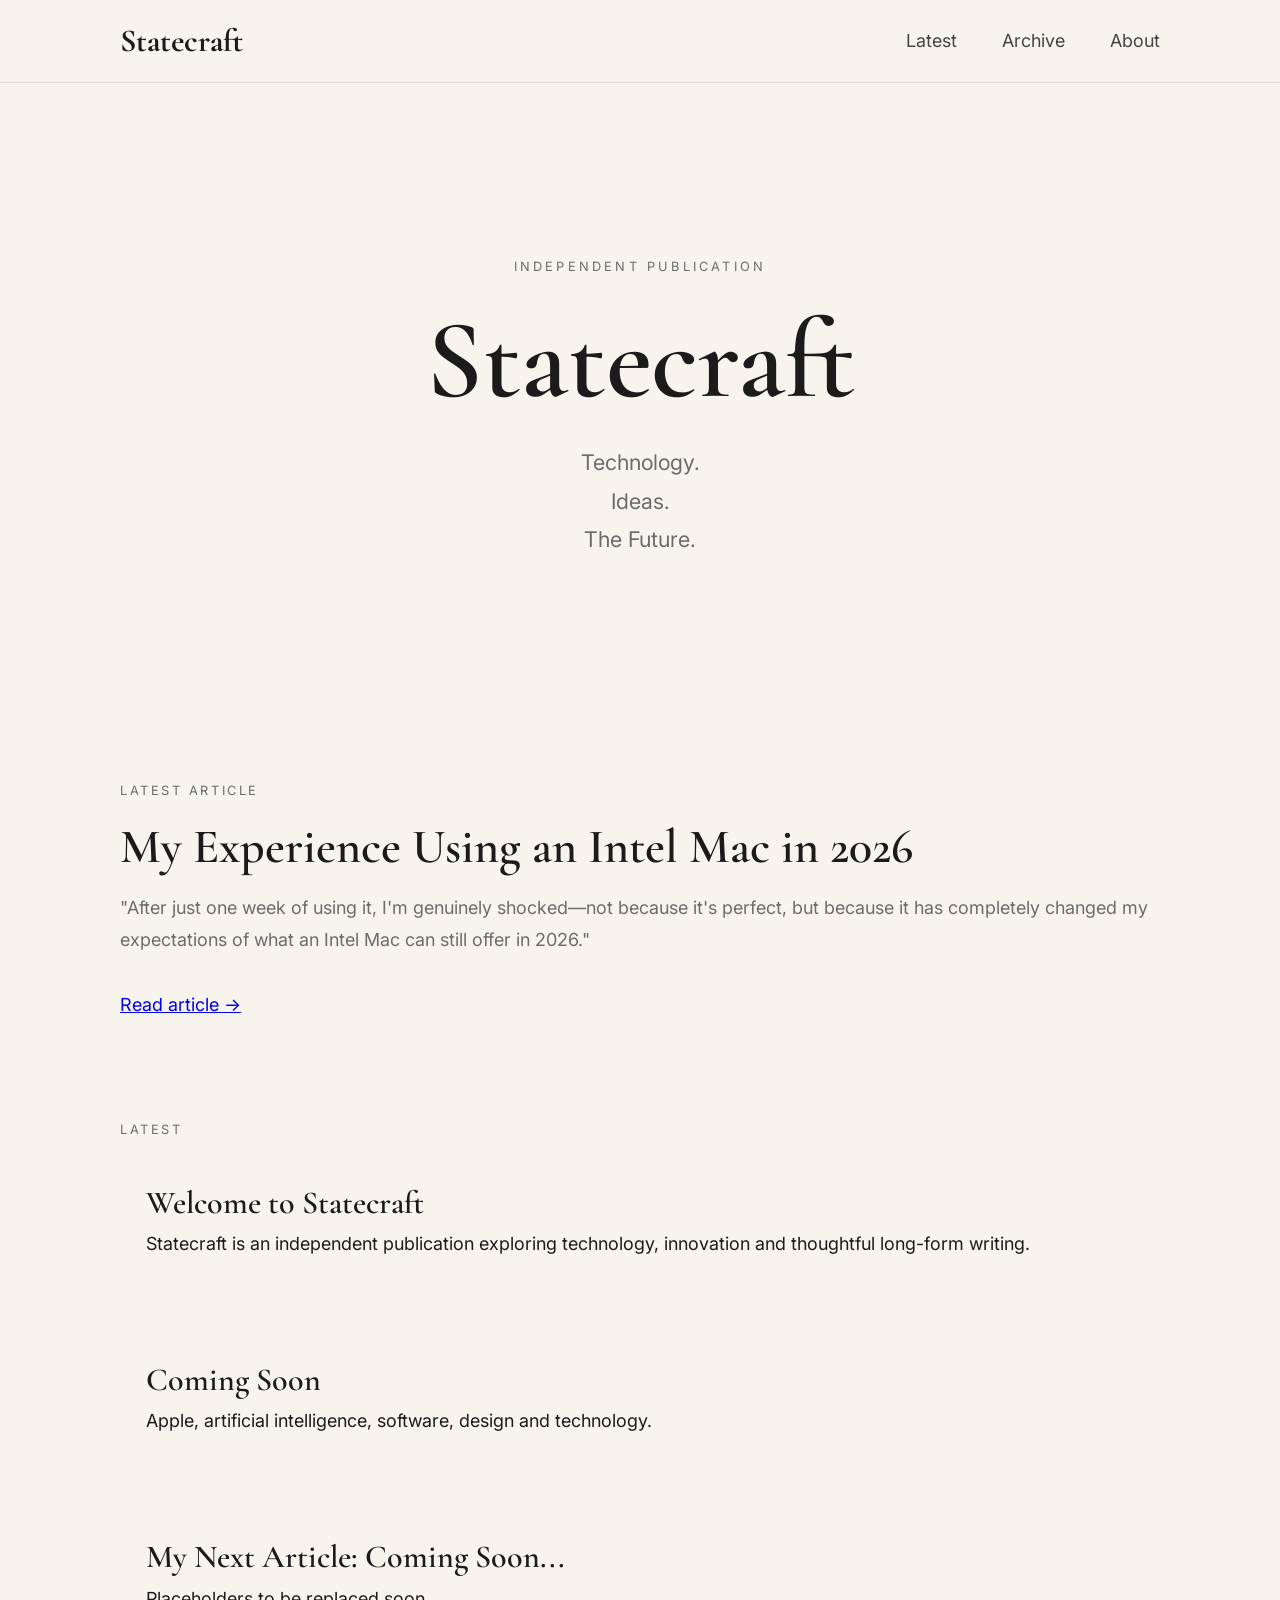
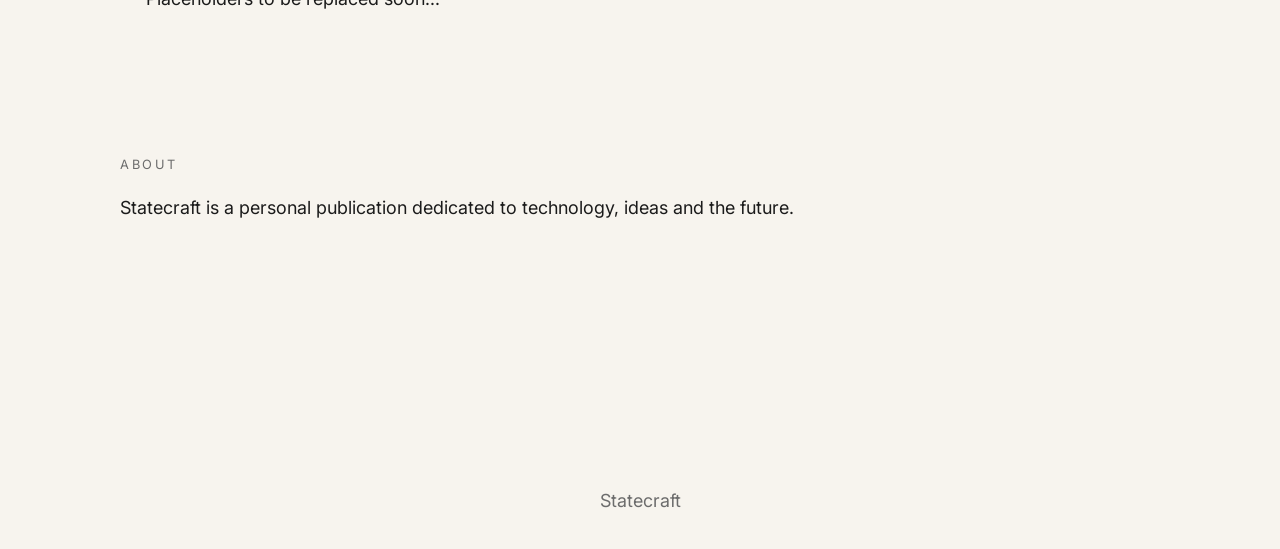
<file: index.html>
<!DOCTYPE html>
<html lang="en">
<head>
    <meta charset="UTF-8">
    <meta name="viewport" content="width=device-width, initial-scale=1.0">

    <title>Statecraft</title>

    <link rel="preconnect" href="https://fonts.googleapis.com">
    <link rel="preconnect" href="https://fonts.gstatic.com" crossorigin>

    <link href="https://fonts.googleapis.com/css2?family=Cormorant+Garamond:wght@500;600;700&family=Inter:wght@300;400;500;600&display=swap" rel="stylesheet">

    <link rel="stylesheet" href="style.css">

</head>

<body>

<header>

<div class="container nav">

<a href="#" class="brand">
Statecraft
</a>

<nav>

<a href="#latest">Latest</a>
<a href="#archive">Archive</a>
<a href="#about">About</a>

</nav>

</div>

</header>

<section class="hero">

<div class="container">

<p class="eyebrow">
Independent Publication
</p>

<h1>
Statecraft
</h1>

<p class="tagline">

Technology.<br>
Ideas.<br>
The Future.

</p>

</div>

</section>

<main class="container">

<section class="featured">

<p class="section-title">
Latest Article
</p>

<h2>
<a href="intelmac2026.html" style="text-decoration:none;color:inherit;">
My Experience Using an Intel Mac in 2026
</a>
</h2>

<p class="meta">
"After just one week of using it, I'm genuinely shocked—not because it's perfect,
but because it has completely changed my expectations of what an Intel Mac can still offer in 2026."
</p>

<p style="margin-top:30px;">
<a href="intelmac2026.html">Read article →</a>
</p>

<section id="latest">

<p class="section-title">

Latest

</p>

<article class="card">

<h3>

Welcome to Statecraft

</h3>

<p>

Statecraft is an independent publication exploring technology, innovation and thoughtful long-form writing.

</p>

</article>

<article class="card">

<h3>

Coming Soon

</h3>

<p>

Apple, artificial intelligence, software, design and technology.

</p>

</article>

<article class="card">

<h3>

My Next Article: Coming Soon...

</h3>

<p>

Placeholders to be replaced soon...

</p>

</article>

</section>

<section id="about">

<p class="section-title">

About

</p>

<p>

Statecraft is a personal publication dedicated to technology, ideas and the future.

</p>

</section>

</main>

<footer>

<div class="container">

Statecraft

</div>

</footer>

</body>
</html>
</file>
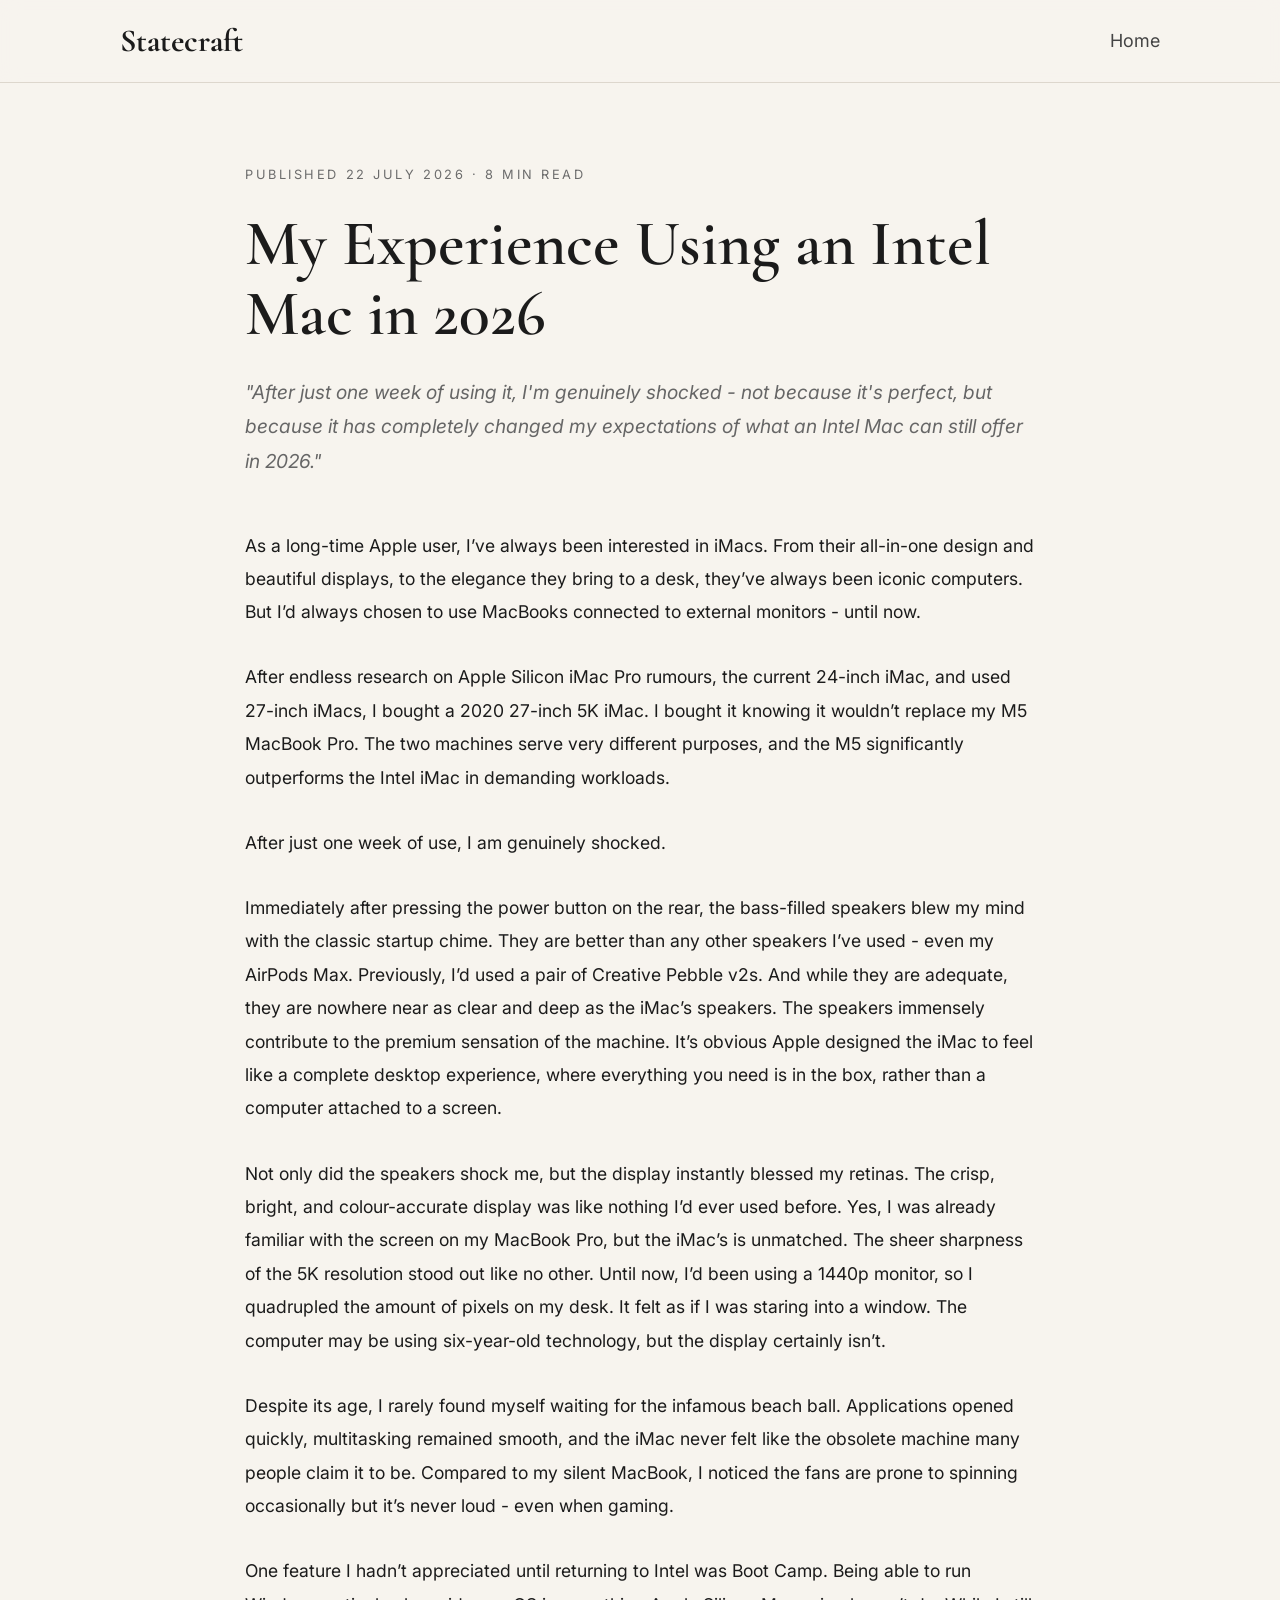
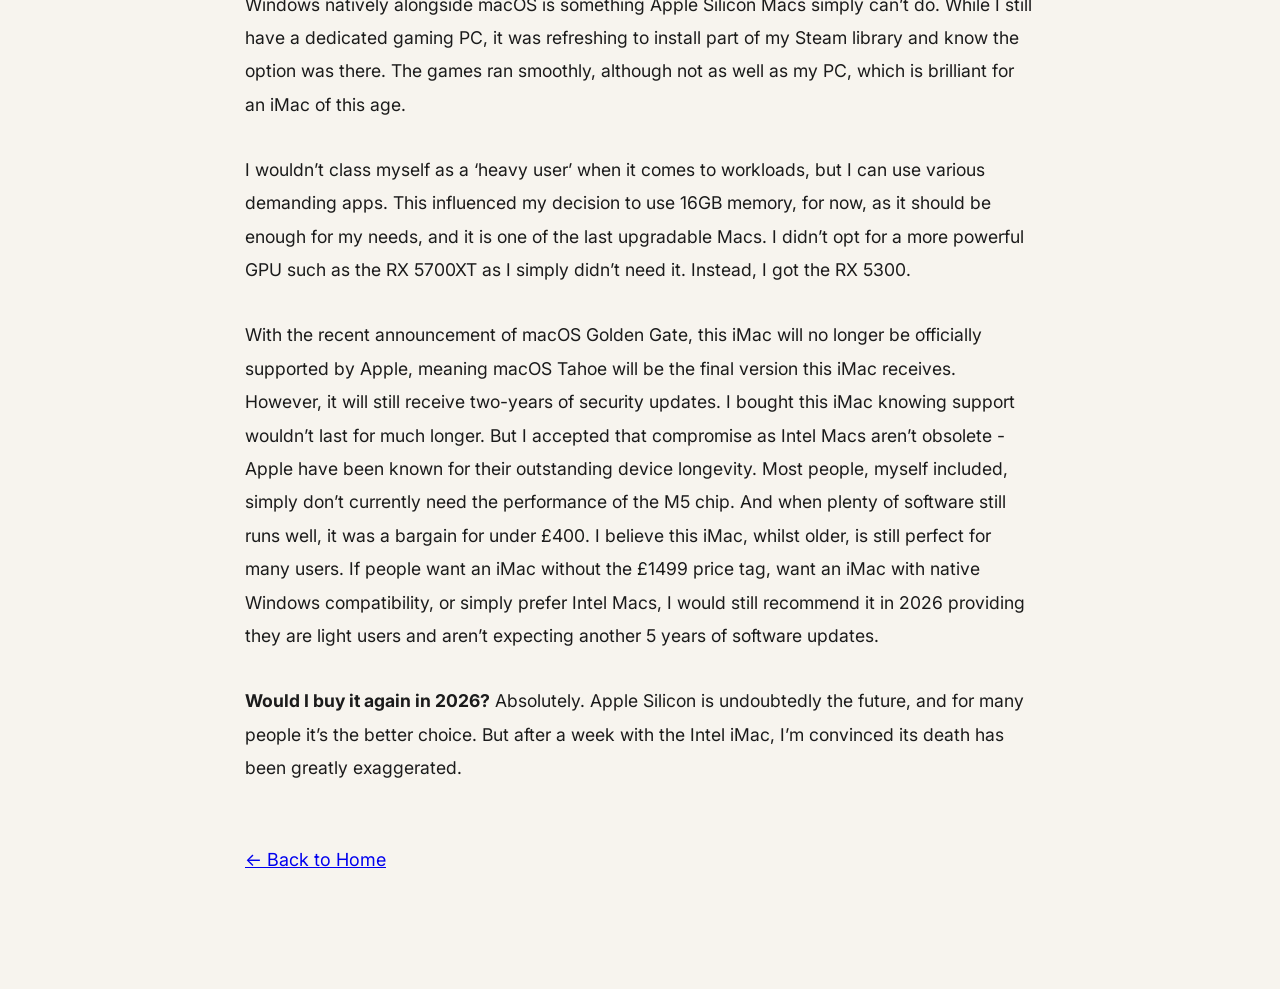
<file: intelmac2026.html>
<!DOCTYPE html>

<html lang="en">

<head>

<meta charset="UTF-8">

<meta name="viewport" content="width=device-width, initial-scale=1.0">

<title>My Experience Using an Intel Mac in 2026 | Statecraft</title>

<link rel="preconnect" href="https://fonts.googleapis.com">

<link rel="preconnect" href="https://fonts.gstatic.com" crossorigin>

<link href="https://fonts.googleapis.com/css2?family=Cormorant+Garamond:wght@500;600;700&family=Inter:wght@300;400;500;600&display=swap" rel="stylesheet">

<link rel="stylesheet" href="style.css">

</head>

<body>

<header>

<div class="container nav">

<a href="index.html" class="brand">

Statecraft

</a>

<nav>

<a href="index.html">Home</a>

</nav>

</div>

</header>

<main class="container article">

<p class="section-title">

Published 22 July 2026 · 8 min read

</p>

<h1 style="font-family:'Cormorant Garamond',serif;font-size:4rem;line-height:1.1;margin-bottom:25px;">

My Experience Using an Intel Mac in 2026

</h1>

<p style="font-style:italic;font-size:1.2rem;color:#666;margin-bottom:50px;">

"After just one week of using it, I'm genuinely shocked - not because it's perfect, but because it has completely changed my expectations of what an Intel Mac can still offer in 2026."

</p>

<div style="font-size:1.1rem;line-height:1.9;">

<p>As a long-time Apple user, I’ve always been interested in iMacs. From their all-in-one design and beautiful displays, to the elegance they bring to a desk, they’ve always been iconic computers. But I’d always chosen to use MacBooks connected to external monitors - until now.</p>

<p>After endless research on Apple Silicon iMac Pro rumours, the current 24-inch iMac, and used 27-inch iMacs, I bought a 2020 27-inch 5K iMac. I bought it knowing it wouldn’t replace my M5 MacBook Pro. The two machines serve very different purposes, and the M5 significantly outperforms the Intel iMac in demanding workloads.</p>

<p>After just one week of use, I am genuinely shocked.</p>

<p>Immediately after pressing the power button on the rear, the bass-filled speakers blew my mind with the classic startup chime. They are better than any other speakers I’ve used - even my AirPods Max. Previously, I’d used a pair of Creative Pebble v2s. And while they are adequate, they are nowhere near as clear and deep as the iMac’s speakers. The speakers immensely contribute to the premium sensation of the machine. It’s obvious Apple designed the iMac to feel like a complete desktop experience, where everything you need is in the box, rather than a computer attached to a screen.</p>

<p>Not only did the speakers shock me, but the display instantly blessed my retinas. The crisp, bright, and colour-accurate display was like nothing I’d ever used before. Yes, I was already familiar with the screen on my MacBook Pro, but the iMac’s is unmatched. The sheer sharpness of the 5K resolution stood out like no other. Until now, I’d been using a 1440p monitor, so I quadrupled the amount of pixels on my desk. It felt as if I was staring into a window. The computer may be using six-year-old technology, but the display certainly isn’t.</p>

<p>Despite its age, I rarely found myself waiting for the infamous beach ball. Applications opened quickly, multitasking remained smooth, and the iMac never felt like the obsolete machine many people claim it to be. Compared to my silent MacBook, I noticed the fans are prone to spinning occasionally but it’s never loud - even when gaming.</p>

<p>One feature I hadn’t appreciated until returning to Intel was Boot Camp. Being able to run Windows natively alongside macOS is something Apple Silicon Macs simply can’t do. While I still have a dedicated gaming PC, it was refreshing to install part of my Steam library and know the option was there. The games ran smoothly, although not as well as my PC, which is brilliant for an iMac of this age.</p>

<p>I wouldn’t class myself as a ‘heavy user’ when it comes to workloads, but I can use various demanding apps. This influenced my decision to use 16GB memory, for now, as it should be enough for my needs, and it is one of the last upgradable Macs. I didn’t opt for a more powerful GPU such as the RX 5700XT as I simply didn’t need it. Instead, I got the RX 5300.</p>

<p>With the recent announcement of macOS Golden Gate, this iMac will no longer be officially supported by Apple, meaning macOS Tahoe will be the final version this iMac receives. However, it will still receive two-years of security updates. I bought this iMac knowing support wouldn’t last for much longer. But I accepted that compromise as Intel Macs aren’t obsolete - Apple have been known for their outstanding device longevity. Most people, myself included, simply don’t currently need the performance of the M5 chip. And when plenty of software still runs well, it was a bargain for under £400. I believe this iMac, whilst older, is still perfect for many users. If people want an iMac without the £1499 price tag, want an iMac with native Windows compatibility, or simply prefer Intel Macs, I would still recommend it in 2026 providing they are light users and aren’t expecting another 5 years of software updates.</p>

<p><strong>Would I buy it again in 2026?</strong> Absolutely. Apple Silicon is undoubtedly the future, and for many people it’s the better choice. But after a week with the Intel iMac, I’m convinced its death has been greatly exaggerated.</p>

</div>

<p style="margin-top:60px;">
<a href="index.html">← Back to Home</a>
</p>

</main>

</body>
</html>
</file>
<file: style.css>
*{
    margin:0;
    padding:0;
    box-sizing:border-box;
}

:root{

    --background:#f7f4ee;
    --surface:#fcfbf8;

    --text:#1b1b1b;
    --muted:#6c6c6c;

    --border:#ddd7cd;

}

html{

    scroll-behavior:smooth;

}

body{

    background:var(--background);

    color:var(--text);

    font-family:Inter,sans-serif;

    font-size:18px;

    line-height:1.8;

}

.container{

    max-width:1100px;

    margin:auto;

    padding:0 30px;

}

header{

    position:sticky;

    top:0;

    background:rgba(247,244,238,.92);

    backdrop-filter:blur(10px);

    border-bottom:1px solid var(--border);

}

.nav{

    display:flex;

    justify-content:space-between;

    align-items:center;

    height:82px;

}

.brand{

    text-decoration:none;

    color:var(--text);

    font-family:"Cormorant Garamond",serif;

    font-size:2rem;

    font-weight:700;

}

nav a{

    text-decoration:none;

    color:#444;

    margin-left:40px;

    transition:.2s;

}

nav a:hover{

    color:black;

}

.hero{

    min-height:72vh;

    display:flex;

    align-items:center;

    justify-content:center;

    text-align:center;

}

.eyebrow{

    text-transform:uppercase;

    letter-spacing:4px;

    font-size:.8rem;

    color:var(--muted);

}

.hero h1{

    margin:15px 0;

    font-family:"Cormorant Garamond",serif;

    font-size:clamp(4rem,11vw,7rem);

    font-weight:600;

}

.tagline{

    color:var(--muted);

    font-size:1.4rem;

}

.featured{

    border-top:1px solid var(--border);

    border-bottom:1px solid var(--border);

    padding:70px 0;

}

.section-title{

    text-transform:uppercase;

    letter-spacing:3px;

    font-size:.8rem;

    color:var(--muted);

    margin-bottom:35px;

}

.featured h2{

    font-family:"Cormorant Garamond",serif;

    font-size:3rem;

    font-weight:600;

}

.meta{

    margin-top:15px;

    color:var(--muted);

}

#latest{

    padding:90px 0;

}

.card{

    background:var(--surface);

    border:1px solid var(--border);

    border-radius:16px;

    padding:30px;

    margin-bottom:20px;

    transition:.25s;

}

.card:hover{

    transform:translateY(-4px);

    box-shadow:0 15px 35px rgba(0,0,0,.06);

}

.card h3{

    font-family:"Cormorant Garamond",serif;

    font-size:2rem;

    margin-bottom:10px;

}

#about{

    padding-bottom:100px;

}

footer{

    border-top:1px solid var(--border);

    text-align:center;

    padding:45px;

    color:var(--muted);

}

@media (prefers-color-scheme:dark){

:root{

    --background:#121212;

    --surface:#1b1b1b;

    --text:#f3f3f3;

    --muted:#b7b7b7;

    --border:#303030;

}

header{

    background:rgba(18,18,18,.92);

}

nav a{

    color:#d4d4d4;

}

nav a:hover{

    color:white;

}

.card:hover{

    box-shadow:0 20px 40px rgba(0,0,0,.35);

}

}.eyebrow{
  letter-spacing:.25em;
  text-transform:uppercase;
  color:var(--muted);
  font-size:.8rem;
}
h1{
  font:600 clamp(4rem,10vw,7rem) "Cormorant Garamond",serif;
  margin:.2em 0;
}
.tagline{font-size:1.35rem;color:var(--muted)}
.featured{
  border-top:1px solid var(--line);
  border-bottom:1px solid var(--line);
  padding:3rem 0;
}
.label,.section-title{
  text-transform:uppercase;
  letter-spacing:.2em;
  color:var(--muted);
  font-size:.8rem;
  margin-bottom:1rem;
}
.featured h2{
  font:600 3rem "Cormorant Garamond",serif;
}
.meta{margin-top:1rem;color:var(--muted)}
#latest,.about{padding:4rem 0}
.card{
  background:var(--card);
  border:1px solid var(--line);
  border-radius:14px;
  padding:1.6rem;
  margin-bottom:1rem;
  transition:.2s ease;
}
.card:hover{
  transform:translateY(-3px);
  box-shadow:0 12px 28px rgba(0,0,0,.06);
}
.card h3{
  font:600 2rem "Cormorant Garamond",serif;
  margin-bottom:.4rem;
}
footer{
  border-top:1px solid var(--line);
  text-align:center;
  color:var(--muted);
  padding:2rem 0;
  margin-top:3rem;
}
@media (prefers-color-scheme: dark){
:root{
  --bg:#131313;
  --text:#efefef;
  --muted:#b0b0b0;
  --line:#303030;
  --card:#1b1b1b;
}
header{background:rgba(19,19,19,.9)}
}

main p {
    margin-bottom: 1.8em;
}

.article {
    max-width: 850px;
    padding: 80px 30px;
}

.article p {
    margin-bottom: 1.8em;
}

.article h1 {
    margin-bottom: 0.4em;
}

.article blockquote {
    margin-bottom: 2.5em;
}
</file>
